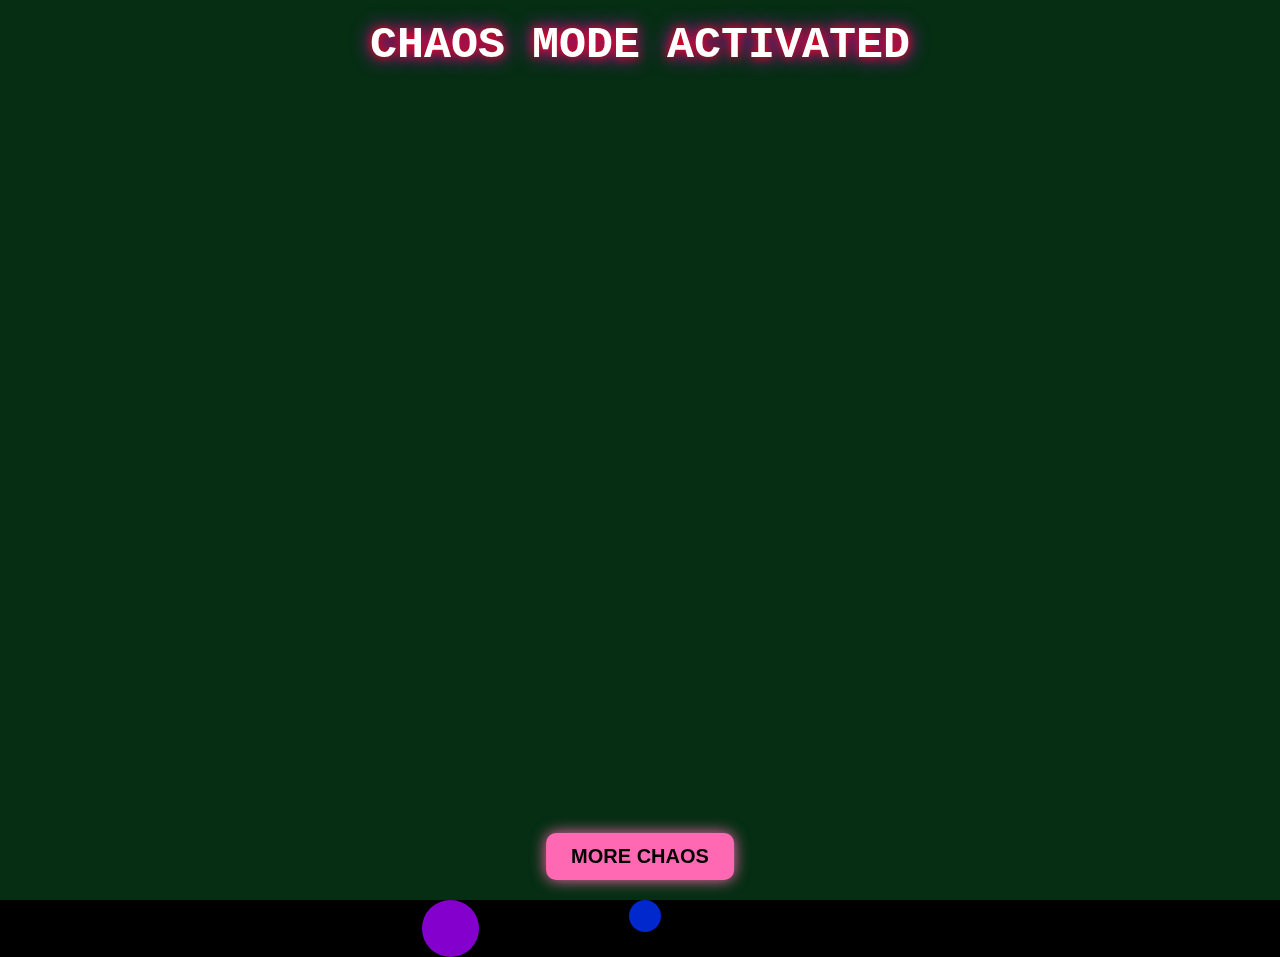
<file: chaos.html>
<!DOCTYPE html>
<html lang="en">
<head>
<meta charset="UTF-8" />
<title>CHAOS MODE</title>

<style>
    html, body {
        margin: 0;
        padding: 0;
        overflow: hidden;
        background: black;
        height: 100%;
        width: 100%;
        font-family: monospace;
    }

    #chaosText {
        position: absolute;
        top: 20px;
        width: 100%;
        text-align: center;
        font-size: 45px;
        font-weight: bold;
        color: white;
        text-shadow: 0 0 10px red, 0 0 20px magenta;
        animation: shake 0.2s infinite;
        pointer-events: none;
    }

    @keyframes shake {
        0% { transform: translate(0,0) rotate(0deg); }
        25% { transform: translate(-3px,1px) rotate(-2deg); }
        50% { transform: translate(3px,-2px) rotate(2deg); }
        75% { transform: translate(-2px,2px) rotate(-1deg); }
        100% { transform: translate(0,0) rotate(0deg); }
    }

    .shape {
        position: absolute;
        border-radius: 50%;
        opacity: 0.8;
        mix-blend-mode: screen;
        animation: floaty linear infinite;
    }

    @keyframes floaty {
        from { transform: translateY(100vh) rotate(0deg); }
        to { transform: translateY(-150vh) rotate(720deg); }
    }

    #btn {
        position: absolute;
        bottom: 20px;
        left: 50%;
        transform: translateX(-50%);
        padding: 12px 25px;
        background: hotpink;
        border: none;
        border-radius: 10px;
        font-size: 20px;
        cursor: pointer;
        color: black;
        font-weight: bold;
        box-shadow: 0 0 15px hotpink;
    }

    #btn:hover {
        background: yellow;
        box-shadow: 0 0 25px yellow;
    }

</style>
</head>
<body>

<div id="chaosText">CHAOS MODE ACTIVATED</div>
<button id="btn">MORE CHAOS</button>

<script>
function random(min, max) {
    return Math.random() * (max - min) + min;
}

function spawnShape() {
    const shape = document.createElement("div");
    shape.classList.add("shape");

    const size = random(20, 120);
    shape.style.width = `${size}px`;
    shape.style.height = `${size}px`;

    shape.style.background = `hsl(${random(0,360)}, 100%, 50%)`;

    shape.style.left = `${random(0, window.innerWidth)}px`;
    shape.style.top = `${window.innerHeight}px`;

    shape.style.animationDuration = `${random(4, 12)}s`;

    document.body.appendChild(shape);

    // Auto-delete
    setTimeout(() => shape.remove(), 13000);
}

function flashBackground() {
    document.body.style.background = `hsl(${random(0,360)}, 80%, 10%)`;
}

setInterval(spawnShape, 300);
setInterval(flashBackground, 500);

document.getElementById("btn").onclick = () => {
    for (let i = 0; i < 10; i++) spawnShape();
    flashBackground();

    // optional beep
    const beep = new AudioContext();
    const o = beep.createOscillator();
    const g = beep.createGain();
    o.connect(g);
    g.connect(beep.destination);
    o.frequency.value = random(100, 1000);
    g.gain.value = 0.1;
    o.start();
    o.stop(beep.currentTime + 0.1);
};
</script>

</body>
</html>
</file>
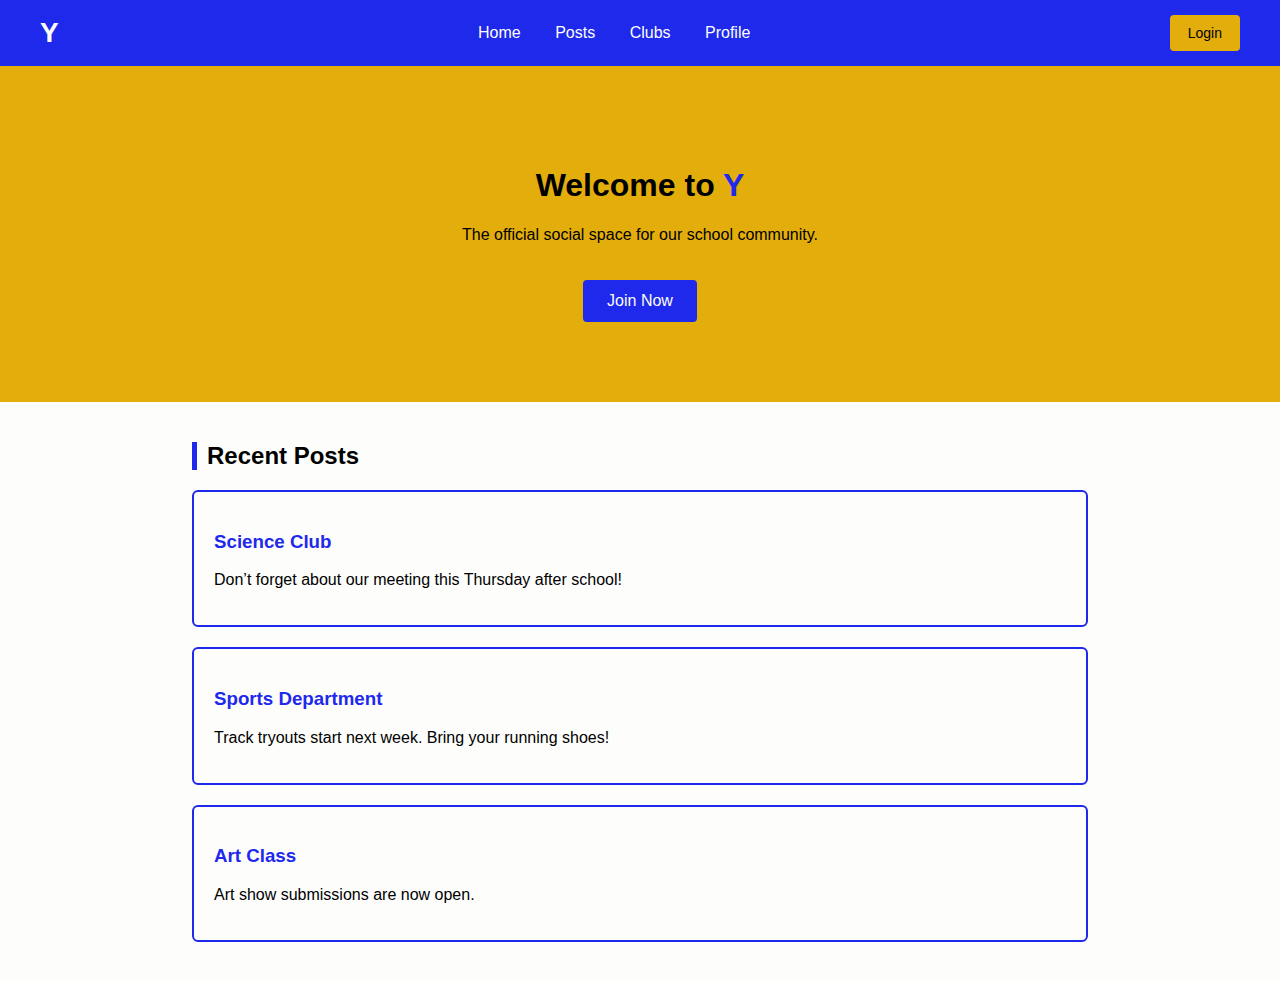
<file: main.html>
<!DOCTYPE html>
<html lang="en">
<head>
    <meta charset="UTF-8">
    <meta name="viewport" content="width=device-width, initial-scale=1.0">
    <title>Y - School Social Media</title>

    <style>
        /* GLOBAL */
        body {
            margin: 0;
            font-family: Arial, Helvetica, sans-serif;
            background: #FDFDFC;
            color: #000000;
        }

        /* HEADER */
        header {
            display: flex;
            justify-content: space-between;
            align-items: center;
            padding: 15px 40px;
            background: #1E29EB;
            color: #FDFDFC;
        }

        header .logo {
            font-size: 28px;
            font-weight: 700;
        }

        nav a {
            margin: 0 15px;
            color: #FDFDFC;
            text-decoration: none;
            font-weight: 500;
        }

        nav a:hover {
            color: #E3AE0C;
        }

        .login-btn {
            background: #E3AE0C;
            border: none;
            padding: 10px 18px;
            font-size: 14px;
            cursor: pointer;
            border-radius: 4px;
        }

        /* HERO */
        .hero {
            text-align: center;
            padding: 80px 20px;
            background: #E3AE0C;
            color: #000000;
        }

        .hero h1 span {
            color: #1E29EB;
        }

        .cta {
            background: #1E29EB;
            color: #FDFDFC;
            border: none;
            padding: 12px 24px;
            font-size: 16px;
            margin-top: 20px;
            cursor: pointer;
            border-radius: 4px;
        }

        .cta:hover {
            background: #000000;
        }

        /* FEED SECTION */
        .feed {
            width: 70%;
            margin: 40px auto;
        }

        .feed h2 {
            border-left: 5px solid #1E29EB;
            padding-left: 10px;
        }

        .post {
            background: #FDFDFC;
            border: 2px solid #1E29EB;
            padding: 20px;
            margin: 20px 0;
            border-radius: 6px;
        }

        .post h3 {
            color: #1E29EB;
        }
    </style>
</head>

<body>

    <!-- HEADER / NAVBAR -->
    <header>
        <div class="logo">Y</div>
        <nav>
            <a href="#">Home</a>
            <a href="#">Posts</a>
            <a href="#">Clubs</a>
            <a href="#">Profile</a>
        </nav>
        <button class="login-btn">Login</button>
    </header>

    <!-- HERO SECTION -->
    <section class="hero">
        <h1>Welcome to <span>Y</span></h1>
        <p>The official social space for our school community.</p>
        <button class="cta">Join Now</button>
    </section>

    <!-- FEED SECTION -->
    <section class="feed">
        <h2>Recent Posts</h2>

        <div class="post">
            <h3>Science Club</h3>
            <p>Don’t forget about our meeting this Thursday after school!</p>
        </div>

        <div class="post">
            <h3>Sports Department</h3>
            <p>Track tryouts start next week. Bring your running shoes!</p>
        </div>

        <div class="post">
            <h3>Art Class</h3>
            <p>Art show submissions are now open.</p>
        </div>
    </section>

</body>
</html>
</file>
